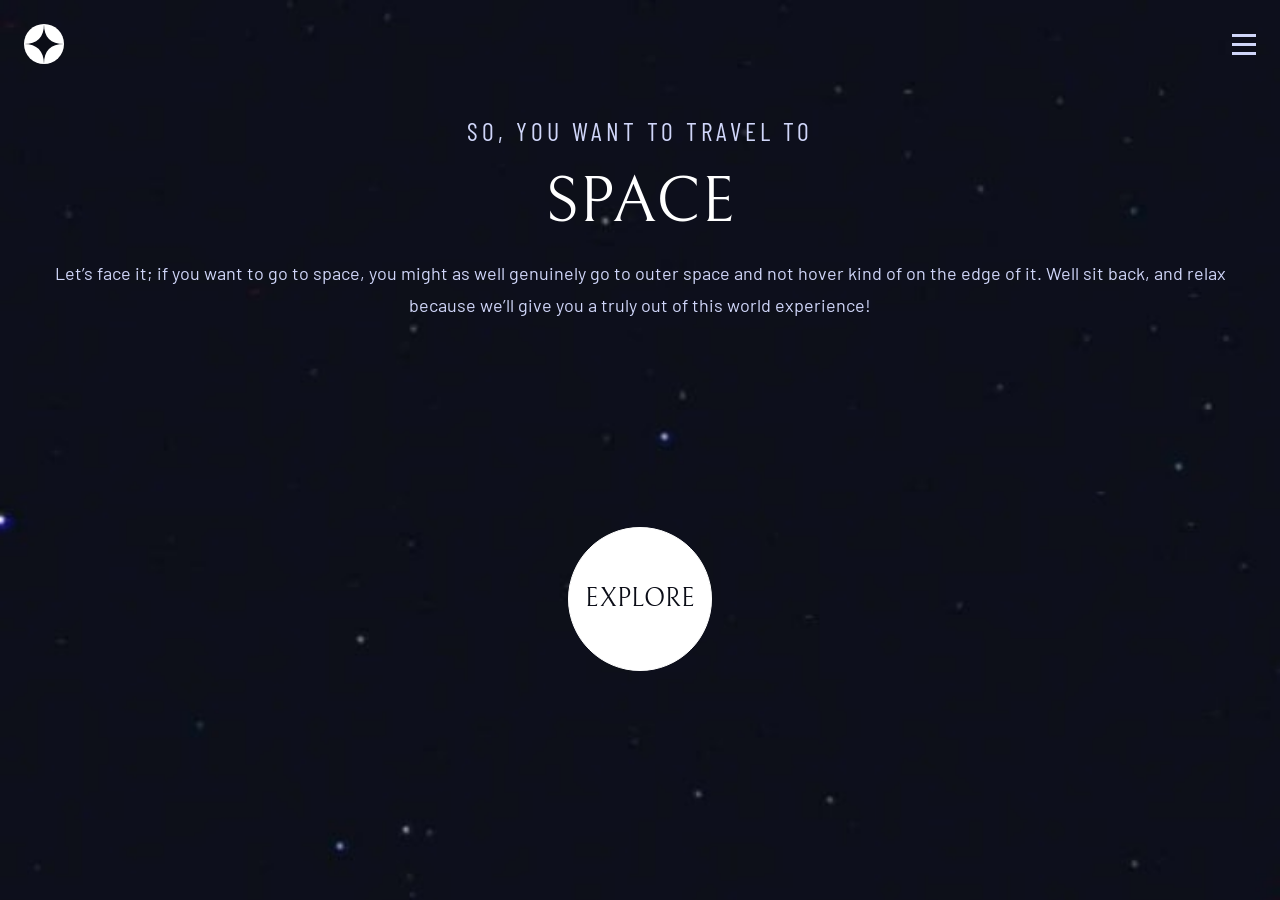
<file: index.html>
<!doctype html>
<html lang="en">
  <head>
    <meta charset="UTF-8" />
    <meta name="viewport" content="width=device-width, initial-scale=1.0" />

    <link
      rel="icon"
      type="image/png"
      sizes="32x32"
      href="./assets/favicon-32x32.png"
    />
    <link href="css/main.css" rel="stylesheet" />
    <link href="css/home.css" rel="stylesheet" />
    <link rel="preconnect" href="https://fonts.googleapis.com" />
    <link rel="preconnect" href="https://fonts.gstatic.com" crossorigin />
    <link
      href="https://fonts.googleapis.com/css2?family=Barlow+Condensed:ital,wght@0,100;0,200;0,300;0,400;0,500;0,600;0,700;0,800;0,900;1,100;1,200;1,300;1,400;1,500;1,600;1,700;1,800;1,900&family=Barlow:ital,wght@0,100;0,200;0,300;0,400;0,500;0,600;0,700;0,800;0,900;1,100;1,200;1,300;1,400;1,500;1,600;1,700;1,800;1,900&family=Bellefair&display=swap"
      rel="stylesheet"
    />
    <script src="js/main.js" defer type="module"></script>

    <title>Frontend Mentor | Space tourism website</title>
  </head>
  <body>
    <main>
      <header>
        <a href="index.html"
          ><svg
            xmlns="http://www.w3.org/2000/svg"
            viewBox="0 0 48 48"
            class="logo"
          >
            <g fill="none" fill-rule="evenodd">
              <circle cx="24" cy="24" r="24" fill="#FFF" />
              <path
                fill="#0B0D17"
                d="M24 0c0 16-8 24-24 24 15.718.114 23.718 8.114 24 24 0-16 8-24 24-24-16 0-24-8-24-24z"
              />
            </g>
          </svg>
        </a>
        <nav class="nav">
          <button class="nav__btn nav__open" type="button" id="nav-open">
            <!-- HAMBURGER BUTTON -->
            <svg xmlns="http://www.w3.org/2000/svg" width="24" height="21">
              <g fill="#D0D6F9" fill-rule="evenodd">
                <path d="M0 0h24v3H0zM0 9h24v3H0zM0 18h24v3H0z" />
              </g>
            </svg>
          </button>
          <div class="nav__panel">
            <button class="nav__btn nav__close" type="button" id="nav-close">
              <svg xmlns="http://www.w3.org/2000/svg" width="20" height="21">
                <g fill="#D0D6F9" fill-rule="evenodd">
                  <path d="M2.575.954l16.97 16.97-2.12 2.122L.455 3.076z" />
                  <path d="M.454 17.925L17.424.955l2.122 2.12-16.97 16.97z" />
                </g>
              </svg>
            </button>
            <ul class="nav__list">
              <li class="nav__element">
                <a class="nav__link" href="index.html"
                  ><span class="nav__number">00</span> HOME</a
                >
              </li>
              <li class="nav__element">
                <a class="nav__link" href="pages/destination.html"
                  ><span class="nav__number">01</span> DESTINATION</a
                >
              </li>
              <li class="nav__element">
                <a class="nav__link" href="pages/crew.html"
                  ><span class="nav__number">02</span> CREW</a
                >
              </li>
              <li class="nav__element">
                <a class="nav__link" href="pages/technology.html"
                  ><span class="nav__number">03</span> TECHNOLOGY</a
                >
              </li>
            </ul>
          </div>
        </nav>
      </header>
      <section class="content">
        <div class="content__text">
          <p class="content__paragraph">SO, YOU WANT TO TRAVEL TO</p>
          <h1 class="content__header">SPACE</h1>
          <span class="content__description"
            >Let’s face it; if you want to go to space, you might as well
            genuinely go to outer space and not hover kind of on the edge of it.
            Well sit back, and relax because we’ll give you a truly out of this
            world experience!
          </span>
        </div>
        <a class="content__explore" href="pages/destination.html" id="explore">
          EXPLORE
        </a>
      </section>
    </main>
    <!-- 00 Home 01 Destination 02 Crew 03 Technology So, you want to travel to Space
    Explore -->
  </body>
</html>
</file>
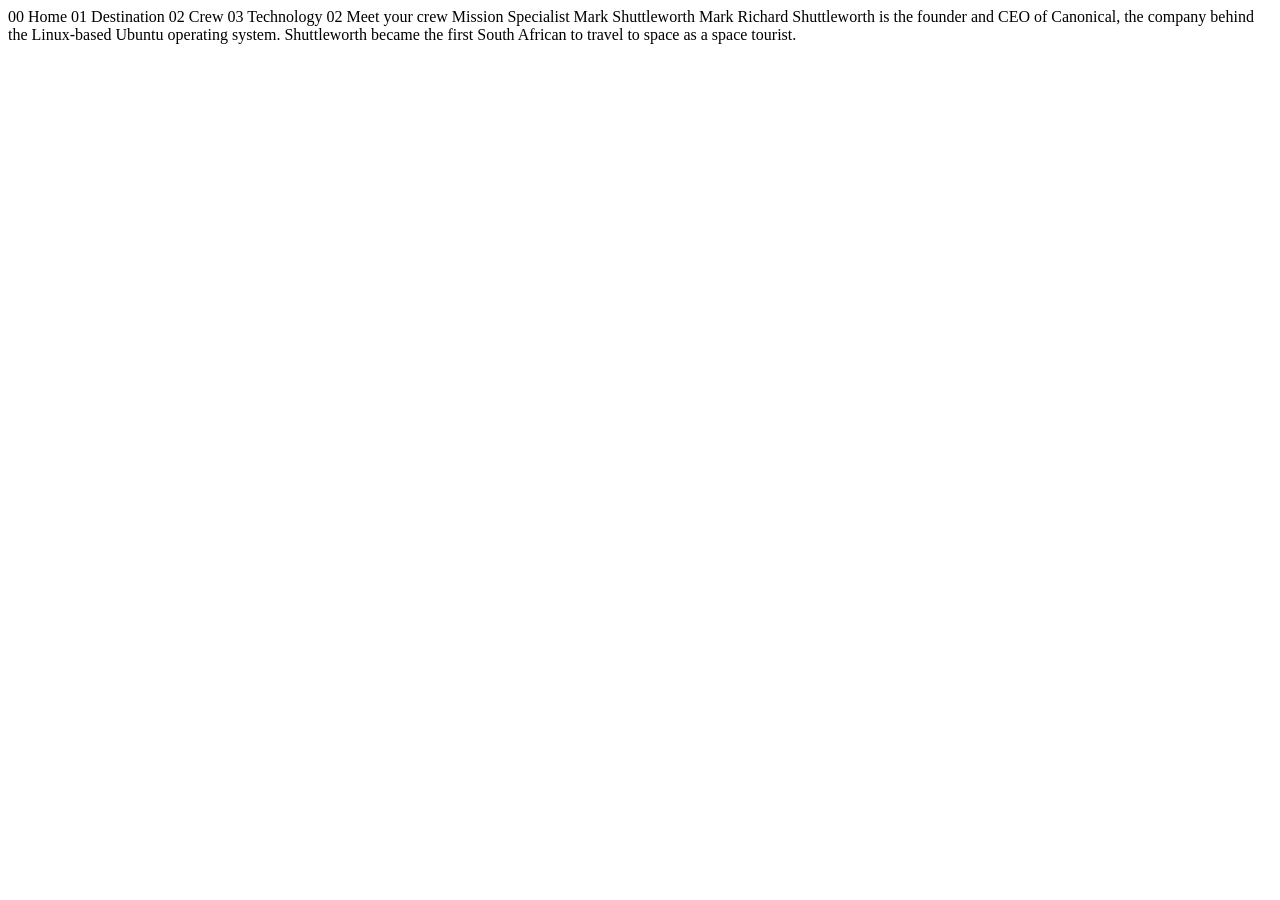
<file: crew-specialist.html>
<!DOCTYPE html>
<html lang="en">
<head>
  <meta charset="UTF-8">
  <meta name="viewport" content="width=device-width, initial-scale=1.0">

  <link rel="icon" type="image/png" sizes="32x32" href="./assets/favicon-32x32.png">
  
  <title>Frontend Mentor | Space tourism website</title>
</head>
<body>

  00 Home
  01 Destination
  02 Crew
  03 Technology

  02 Meet your crew

  Mission Specialist
  Mark Shuttleworth

  Mark Richard Shuttleworth is the founder and CEO of Canonical, the company behind 
  the Linux-based Ubuntu operating system. Shuttleworth became the first South 
  African to travel to space as a space tourist.
</body>
</html>
</file>
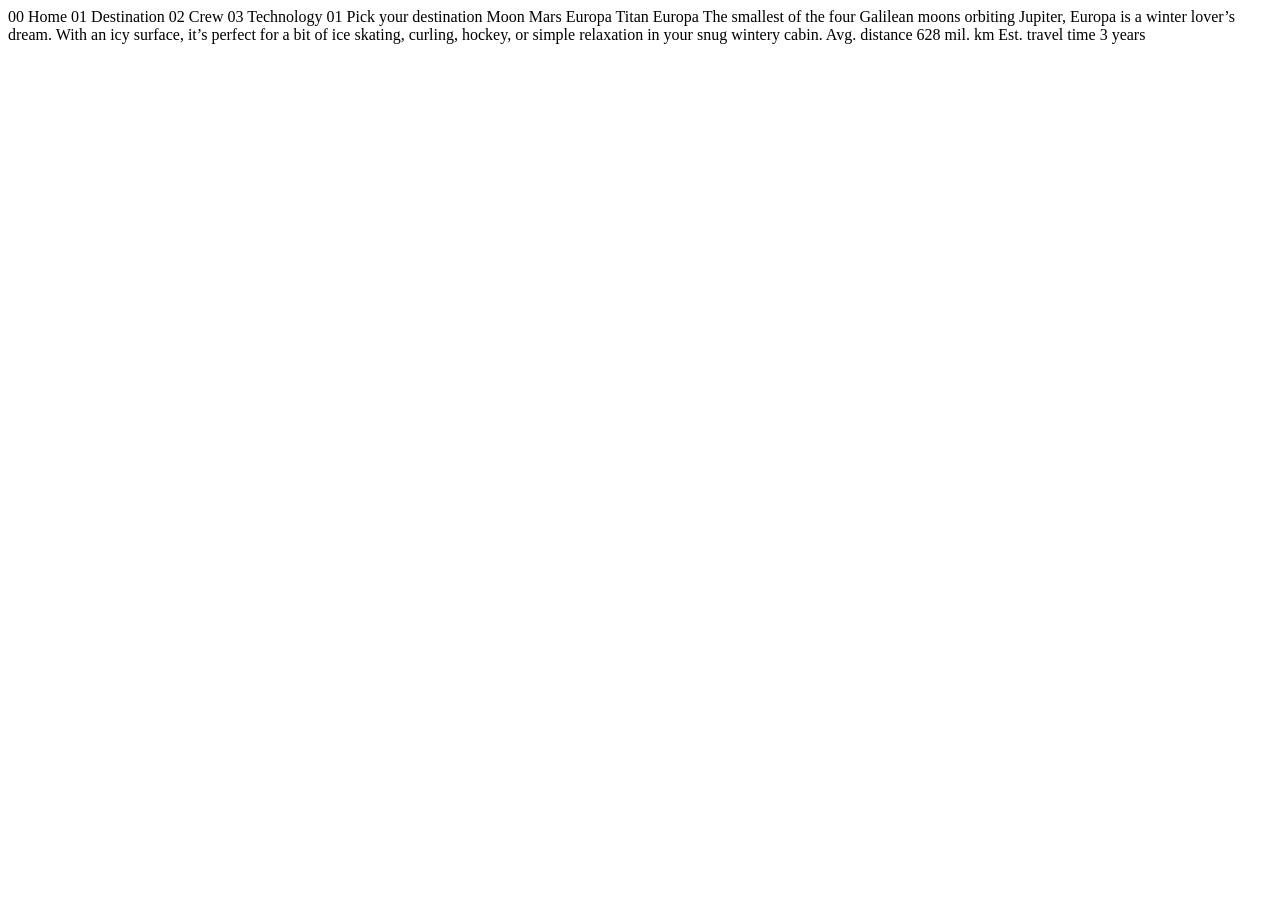
<file: destination-europa.html>
<!DOCTYPE html>
<html lang="en">
<head>
  <meta charset="UTF-8">
  <meta name="viewport" content="width=device-width, initial-scale=1.0">

  <link rel="icon" type="image/png" sizes="32x32" href="./assets/favicon-32x32.png">
  
  <title>Frontend Mentor | Space tourism website</title>
</head>
<body>

  00 Home
  01 Destination
  02 Crew
  03 Technology

  01 Pick your destination

  Moon
  Mars
  Europa
  Titan

  Europa

  The smallest of the four Galilean moons orbiting Jupiter, Europa is a 
  winter lover’s dream. With an icy surface, it’s perfect for a bit of 
  ice skating, curling, hockey, or simple relaxation in your snug 
  wintery cabin.

  Avg. distance
  628 mil. km

  Est. travel time
  3 years
</body>
</html>
</file>
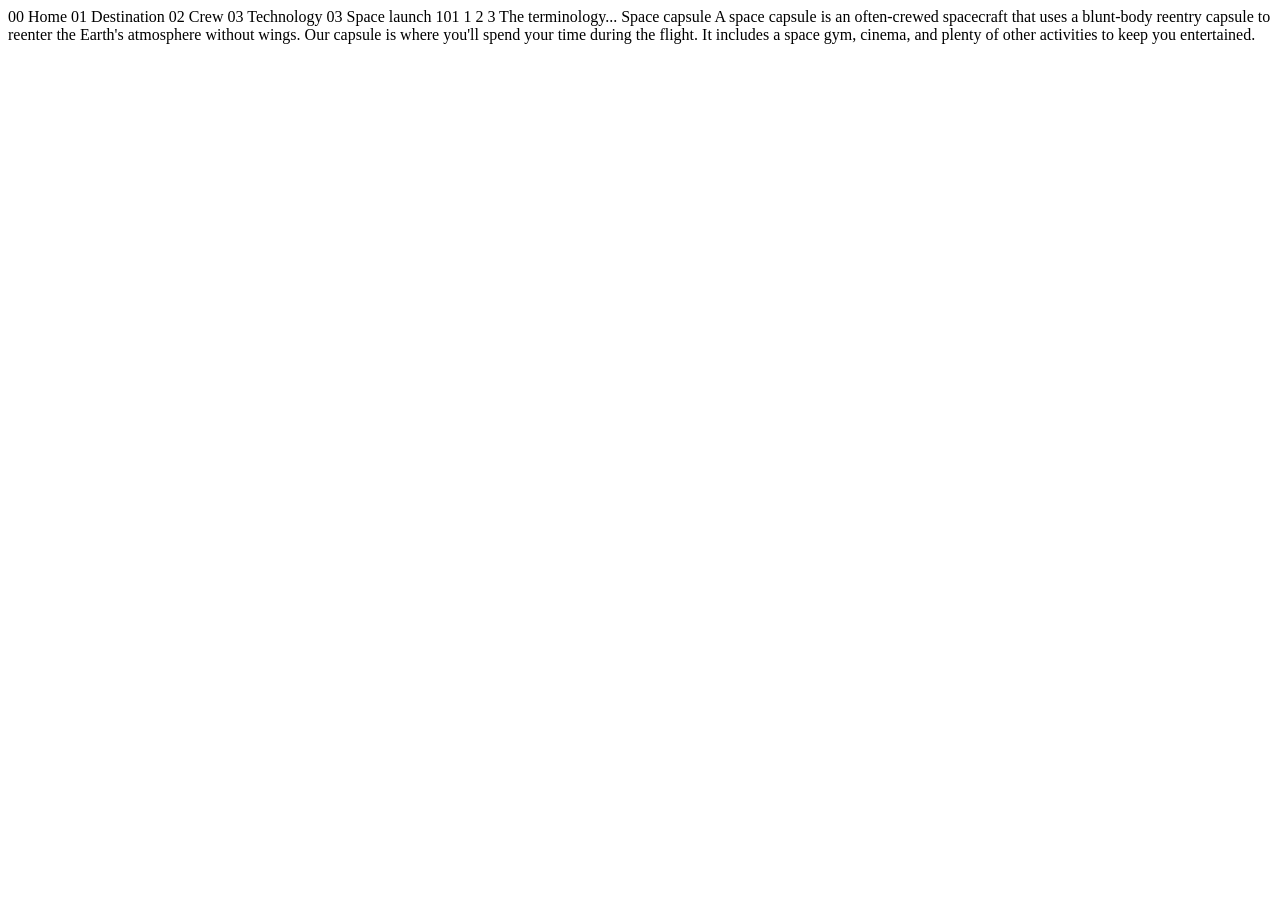
<file: technology-capsule.html>
<!DOCTYPE html>
<html lang="en">
<head>
  <meta charset="UTF-8">
  <meta name="viewport" content="width=device-width, initial-scale=1.0">

  <link rel="icon" type="image/png" sizes="32x32" href="./assets/favicon-32x32.png">
  
  <title>Frontend Mentor | Space tourism website</title>
</head>
<body>

  00 Home
  01 Destination
  02 Crew
  03 Technology

  03 Space launch 101

  1
  2
  3

  The terminology...
  Space capsule

  A space capsule is an often-crewed spacecraft that uses a blunt-body reentry 
  capsule to reenter the Earth's atmosphere without wings. Our capsule is where 
  you'll spend your time during the flight. It includes a space gym, cinema, 
  and plenty of other activities to keep you entertained.
</body>
</html>
</file>
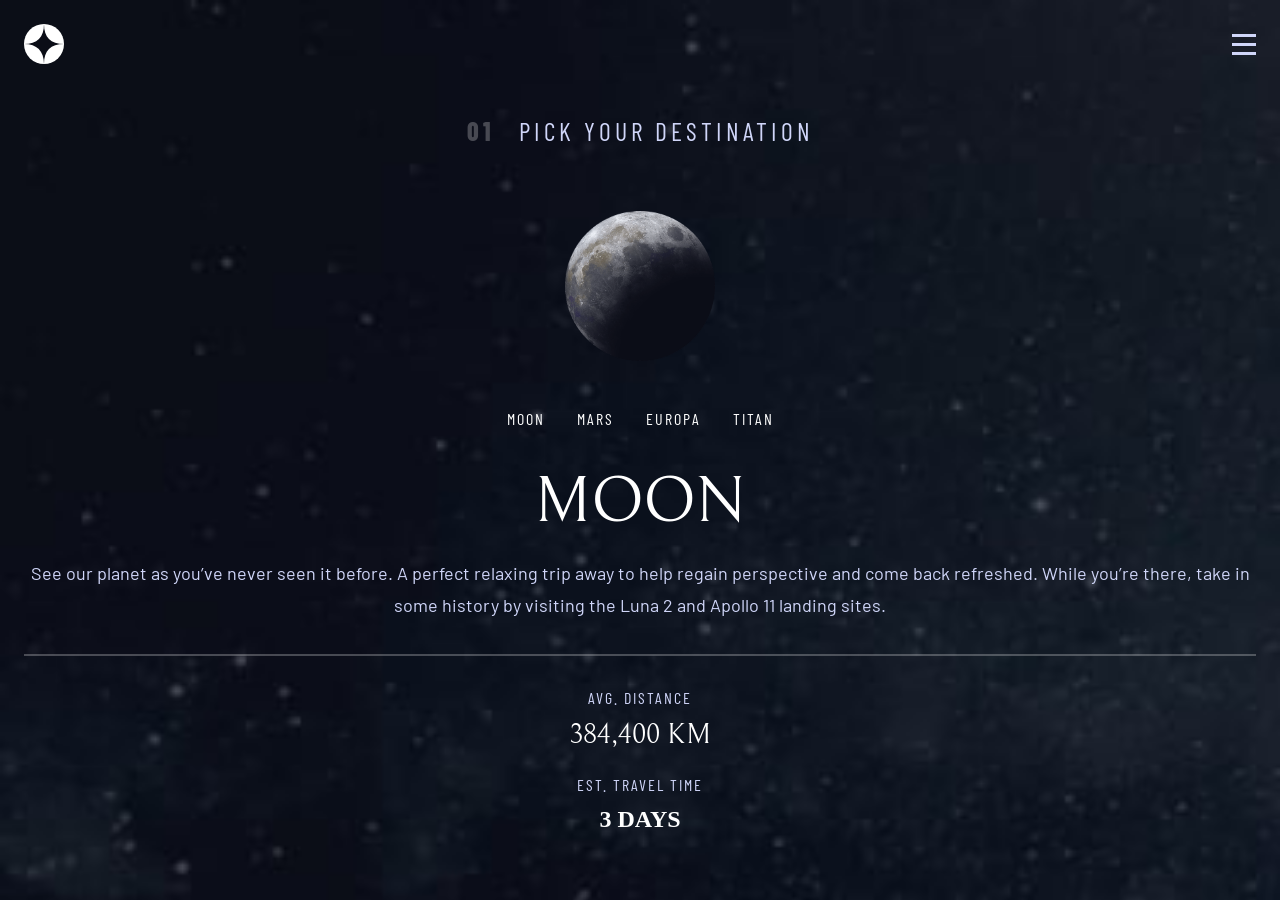
<file: pages/destination.html>
<!doctype html>
<html lang="en">
  <head>
    <meta charset="UTF-8" />
    <meta name="viewport" content="width=device-width, initial-scale=1.0" />

    <link
      rel="icon"
      type="image/png"
      sizes="32x32"
      href="./assets/favicon-32x32.png"
    />
    <link href="/css/main.css" rel="stylesheet" />
    <link href="/css/destination.css" rel="stylesheet" />
    <link rel="preconnect" href="https://fonts.googleapis.com" />
    <link rel="preconnect" href="https://fonts.gstatic.com" crossorigin />
    <link
      href="https://fonts.googleapis.com/css2?family=Barlow+Condensed:ital,wght@0,100;0,200;0,300;0,400;0,500;0,600;0,700;0,800;0,900;1,100;1,200;1,300;1,400;1,500;1,600;1,700;1,800;1,900&family=Barlow:ital,wght@0,100;0,200;0,300;0,400;0,500;0,600;0,700;0,800;0,900;1,100;1,200;1,300;1,400;1,500;1,600;1,700;1,800;1,900&family=Bellefair&display=swap"
      rel="stylesheet"
    />
    <script src="/js/main.js" defer type="module"></script>
    <script src="/js/destination.js" defer type="module"></script>
    <script src="/js/utils.js" defer type="module"></script>
    <title>Frontend Mentor | Space tourism website</title>
  </head>
  <body>
    <main>
      <header>
        <a href="/index.html"
          ><svg
            xmlns="http://www.w3.org/2000/svg"
            viewBox="0 0 48 48"
            class="logo"
          >
            <g fill="none" fill-rule="evenodd">
              <circle cx="24" cy="24" r="24" fill="#FFF" />
              <path
                fill="#0B0D17"
                d="M24 0c0 16-8 24-24 24 15.718.114 23.718 8.114 24 24 0-16 8-24 24-24-16 0-24-8-24-24z"
              />
            </g>
          </svg>
        </a>
        <nav class="nav">
          <button class="nav__btn nav__open" type="button" id="nav-open">
            <!-- HAMBURGER BUTTON -->
            <svg xmlns="http://www.w3.org/2000/svg" width="24" height="21">
              <g fill="#D0D6F9" fill-rule="evenodd">
                <path d="M0 0h24v3H0zM0 9h24v3H0zM0 18h24v3H0z" />
              </g>
            </svg>
          </button>
          <div class="nav__panel">
            <button class="nav__btn nav__close" type="button" id="nav-close">
              <svg xmlns="http://www.w3.org/2000/svg" width="20" height="21">
                <g fill="#D0D6F9" fill-rule="evenodd">
                  <path d="M2.575.954l16.97 16.97-2.12 2.122L.455 3.076z" />
                  <path d="M.454 17.925L17.424.955l2.122 2.12-16.97 16.97z" />
                </g>
              </svg>
            </button>
            <ul class="nav__list">
              <li class="nav__element">
                <a class="nav__link" href="/index.html"
                  ><span class="nav__number">00</span> HOME</a
                >
              </li>
              <li class="nav__element">
                <a class="nav__link" href="pages/destination.html"
                  ><span class="nav__number">01</span> DESTINATION</a
                >
              </li>
              <li class="nav__element">
                <a class="nav__link" href="pages/crew.html"
                  ><span class="nav__number">02</span> CREW</a
                >
              </li>
              <li class="nav__element">
                <a class="nav__link" href="pages/technology.html"
                  ><span class="nav__number">03</span> TECHNOLOGY</a
                >
              </li>
            </ul>
          </div>
        </nav>
      </header>
      <section class="content">
        <div class="content__text">
          <div class="content__order">
            <span class="content__number">01</span>
            <p class="content__paragraph">PICK YOUR DESTINATION</p>
          </div>
          <img
            class="content__planet"
            src="/assets/destination/image-moon.png"
          />

          <div class="tabs">
            <div class="tabs__planets" role="tablist">
              <button class="planets__single" role="tab" id="moon">MOON</button>
              <button class="planets__single" role="tab" id="mars">MARS</button>
              <button class="planets__single" role="tab" id="europa">
                EUROPA
              </button>
              <button class="planets__single" role="tab" id="titan">
                TITAN
              </button>
            </div>
            <div class="tabs__panels">
              <div class="tabs__panel-content" role="tabpanel">
                <h1 class="content__header">MOON</h1>
                <span class="content__description"
                  >See our planet as you’ve never seen it before. A perfect
                  relaxing trip away to help regain perspective and come back
                  refreshed. While you’re there, take in some history by
                  visiting the Luna 2 and Apollo 11 landing sites.
                </span>
                <hr />
                <div class="planet">
                  <p class="planet__info">AVG. DISTANCE</p>
                  <h2 class="planet__value">384,400 KM</h2>
                  <p class="planet__info">EST. TRAVEL TIME</p>
                  <h2 class="planet">3 DAYS</h2>
                </div>
              </div>
            </div>
          </div>
        </div>
      </section>
    </main>
    <!-- 00 Home 01 Destination 02 Crew 03 Technology So, you want to travel to Space
    Explore -->
  </body>
</html>

<!-- 00 Home
  01 Destination
  02 Crew
  03 Technology

  01 Pick your destination

  Moon
  Mars
  Europa
  Titan

  Europa

  The smallest of the four Galilean moons orbiting Jupiter, Europa is a 
  winter lover’s dream. With an icy surface, it’s perfect for a bit of 
  ice skating, curling, hockey, or simple relaxation in your snug 
  wintery cabin.

  Avg. distance
  628 mil. km

  Est. travel time
  3 years -->
</file>
<file: css/main.css>
* {
  padding: 0;
  margin: 0;
  box-sizing: border-box;
}

/* COLORS */
:root {
  --color-blue-900: #0b0d17;
  --color-blue-300: #d0d6f9;
  --color-white: #ffffff;

  /* FONT FAMILIES */

  --font-bellefair: "Bellefair", serif;
  --font-barlow-condensed: "Barlow Condensed", sans-serif;
  --font-barlow: "Barlow", sans-serif;

  /* TEXT PRESETS */
  /* Preset 1 — Bellefair Regular */
  --font-preset-1-family: var(--font-bellefair);
  --font-preset-1-size: clamp(64px, 5vw, 144px);
  --font-preset-1-line-height: 1.719;
  --font-preset-1-spacing: 0px;
  --font-preset-1-weight: 400;

  /* Preset 2 — Bellefair Regular */
  --font-preset-2-family: var(--font-bellefair);
  --font-preset-2-size: 100px;
  --font-preset-2-line-height: 1.146;
  --font-preset-2-spacing: 0px;
  --font-preset-2-weight: 400;

  /* Preset 3 — Bellefair Regular */
  --font-preset-3-family: var(--font-bellefair);
  --font-preset-3-size: 56px;
  --font-preset-3-line-height: 1.142;
  --font-preset-3-spacing: 0px;
  --font-preset-3-weight: 400;

  /* Preset 4 — Bellefair Regular */
  --font-preset-4-family: var(--font-bellefair);
  --font-preset-4-size: clamp(18px, 2vw, 32px);
  --font-preset-4-line-height: 1.147;
  --font-preset-4-spacing: 0px;
  --font-preset-4-weight: 400;

  /* Preset 5 — Barlow Condensed Regular */
  --font-preset-5-family: var(--font-barlow-condensed);
  --font-preset-5-size: clamp(16px, 2vw, 28px);
  --font-preset-5-line-height: 1.2;
  --font-preset-5-spacing: 4px;
  --font-preset-5-weight: 400;

  /* Preset 6 — Bellefair Regular */
  --font-preset-6-family: var(--font-bellefair);
  --font-preset-6-size: 28px;
  --font-preset-6-line-height: 1.146;
  --font-preset-6-spacing: 0px;
  --font-preset-6-weight: 400;

  /* Preset 7 — Barlow Condensed Regular */
  --font-preset-7-family: var(--font-barlow-condensed);
  --font-preset-7-size: 14px;
  --font-preset-7-line-height: 1.2;
  --font-preset-7-spacing: 2px;
  --font-preset-7-weight: 400;

  /* Preset 8 — Barlow Condensed Regular */
  --font-preset-8-family: var(--font-barlow-condensed);
  --font-preset-8-size: 16px;
  --font-preset-8-line-height: 1.2;
  --font-preset-8-spacing: 2px;
  --font-preset-8-weight: 400;
  --font-preset-8-bold: 800;

  /* Preset 9 — Barlow Regular */
  --font-preset-9-family: var(--font-barlow);
  --font-preset-9-size: clamp(16px, 2vw, 18px);
  --font-preset-9-line-height: 1.8;
  --font-preset-9-spacing: 0px;
  --font-preset-9-weight: 400;
}

body {
  min-height: 100vh;
}

header {
  display: flex;
  justify-content: space-between;
  align-items: center;
  padding-block-start: 1.5rem;
  padding-inline: 1.5rem;
  padding-block-end: 1.5rem;
  /* width: 100%; */
}

main {
  display: flex;
  flex-direction: column;
  min-height: 100vh;
  /* flex: 1; */
}

nav {
  display: flex;
  flex-direction: column;
  /* width: 100%; */
}

a {
  text-decoration: none;
}
.logo {
  width: 40px;
  height: 40px;
}
/* .nav__panel {
  display: none;
} */

.nav__panel {
  display: flex;
  flex-direction: column;
  position: fixed;
  background-color: rgb(255, 255, 255, 0.05);
  backdrop-filter: blur(20px);
  position: fixed;
  right: 0;
  top: 0;
  height: 100vh;
  width: 65%;
  padding-block-start: 2rem;
  gap: 4rem;
  transform: translateX(100%);
  transition: transform 0.3s ease-in;
}

.nav__panel--open {
  transform: translateX(0);
}

.nav__close,
.nav__open {
  background-color: transparent;
  border: 0;
}

.nav__open--hidden {
  display: none;
}

.nav__close {
  align-self: flex-end;
  padding-inline-end: 1.5rem;
}
.nav__list {
  display: flex;
  flex-direction: column;
  padding-inline-start: 2rem;
  gap: 2rem;
}
.nav__element {
  list-style-type: none;
}

.nav__link {
  font-family: var(--font-preset-8-family);
  font-size: var(--font-preset-8-size);
  font-weight: var(--font-preset-8-weight);
  letter-spacing: var(--font-preset-8-spacing);
  line-height: var(--font-preset-8-line-height);
  display: flex;
  width: fit-content;
  gap: 0.5rem;
  color: var(--color-white);
}

.nav__element:hover {
  border-right: 3px solid white;
}

.nav__number {
  font-weight: var(--font-preset-8-bold);
}

section {
  color: white;
  padding: 1.5rem;
}

.content__header {
  font-family: var(--font-preset-1-family);
  font-size: var(--font-preset-1-size);
  font-weight: var(--font-preset-1-weight);
  letter-spacing: var(--font-preset-1-spacing);
  line-height: var(--font-preset-1-line-height);
}

.content__paragraph {
  font-family: var(--font-preset-5-family);
  font-size: var(--font-preset-5-size);
  font-weight: var(--font-preset-5-weight);
  letter-spacing: var(--font-preset-5-spacing);
  line-height: var(--font-preset-5-line-height);
  color: var(--color-blue-300);
}

.content__description {
  font-family: var(--font-preset-9-family);
  font-size: var(--font-preset-9-size);
  font-weight: var(--font-preset-9-weight);
  letter-spacing: var(--font-preset-9-spacing);
  line-height: var(--font-preset-9-line-height);
  color: var(--color-blue-300);
  text-align: center;
}
</file>
<file: css/home.css>
body {
  background-image: url("/assets/home/background-home-mobile.jpg");
  /* background-repeat: no-repeat; */
  background-size: cover;
}

.content,
.content__text {
  display: flex;
  flex-direction: column;
  align-items: center;
  /* justify-content: center; */
}

.content {
  flex: 1;
}

.content__explore {
  display: flex;
  align-items: center;
  justify-content: center;
  color: var(--color-blue-900);
  margin-top: auto;
  margin-bottom: auto;
  font-family: var(--font-preset-4-family);
  font-size: var(--font-preset-4-size);
  font-weight: var(--font-preset-4-weight);
  letter-spacing: var(--font-preset-4-spacing);
  line-height: var(--font-preset-4-line-height);
  background-color: var(--color-white);
  border: 1px solid var(--color-white);
  border-radius: 50%;
  width: 144px;
  height: 144px;
  transition: 0.4s ease-in-out;
}

.content__explore:hover {
  box-shadow: 0px 0px 0px 100px rgba(255, 255, 255, 0.1);
}
</file>
<file: css/destination.css>
body {
  background-image: url("/assets/destination/background-destination-mobile.jpg");
  /* background-repeat: no-repeat; */
  background-size: cover;
}

.content,
.content__text {
  display: flex;
  flex-direction: column;
  align-items: center;
  /* justify-content: center; */
}

.content {
  flex: 1;
}

.content__order {
  display: flex;
  gap: 1.5rem;
}

.content__number {
  font-family: var(--font-preset-5-family);
  font-size: var(--font-preset-5-size);
  font-weight: 800;
  letter-spacing: var(--font-preset-5-spacing);
  line-height: var(--font-preset-5-line-height);
  color: rgba(255, 255, 255, 0.25);
}

.content__planet {
  display: flex;
  width: 150px;
  padding-block-start: 4rem;
  padding-block-end: 3rem;
}

.tabs,
.tabs__panel-content,
.planet {
  display: flex;
  flex-direction: column;
  justify-content: center;
  align-items: center;
}

.tabs__planets {
  display: flex;
  gap: 32px;
}

.planets__single {
  border: 0;
  background-color: transparent;
  color: var(--color-white);
  font-family: var(--font-preset-8-family);
  font-size: var(--font-preset-8-size);
  font-weight: var(--font-preset-8-weight);
  letter-spacing: var(--font-preset-8-spacing);
  line-height: var(--font-preset-8-line-height);
  border-bottom: 3px solid transparent;
  transition: 0.3s ease-in-out;
  padding-block-end: 1rem;
}

.planets__single:hover {
  border-bottom: 3px solid white;
}

hr {
  width: 100%;
  margin-block: 2rem;
  border: 1px solid rgba(255, 255, 255, 0.25);
}

.planet__info {
  color: var(--color-blue-300);
  font-family: var(--font-preset-8-family);
  font-size: var(--font-preset-8-size);
  font-weight: var(--font-preset-8-weight);
  letter-spacing: var(--font-preset-8-spacing);
  line-height: var(--font-preset-8-line-height);
  margin-block-end: 12px;
}

.planet__value {
  margin-block-end: 24px;
  color: var(--color-white);
  font-family: var(--font-preset-6-family);
  font-size: var(--font-preset-6-size);
  font-weight: var(--font-preset-6-weight);
  letter-spacing: var(--font-preset-6-spacing);
  line-height: var(--font-preset-6-line-height);
}
</file>
